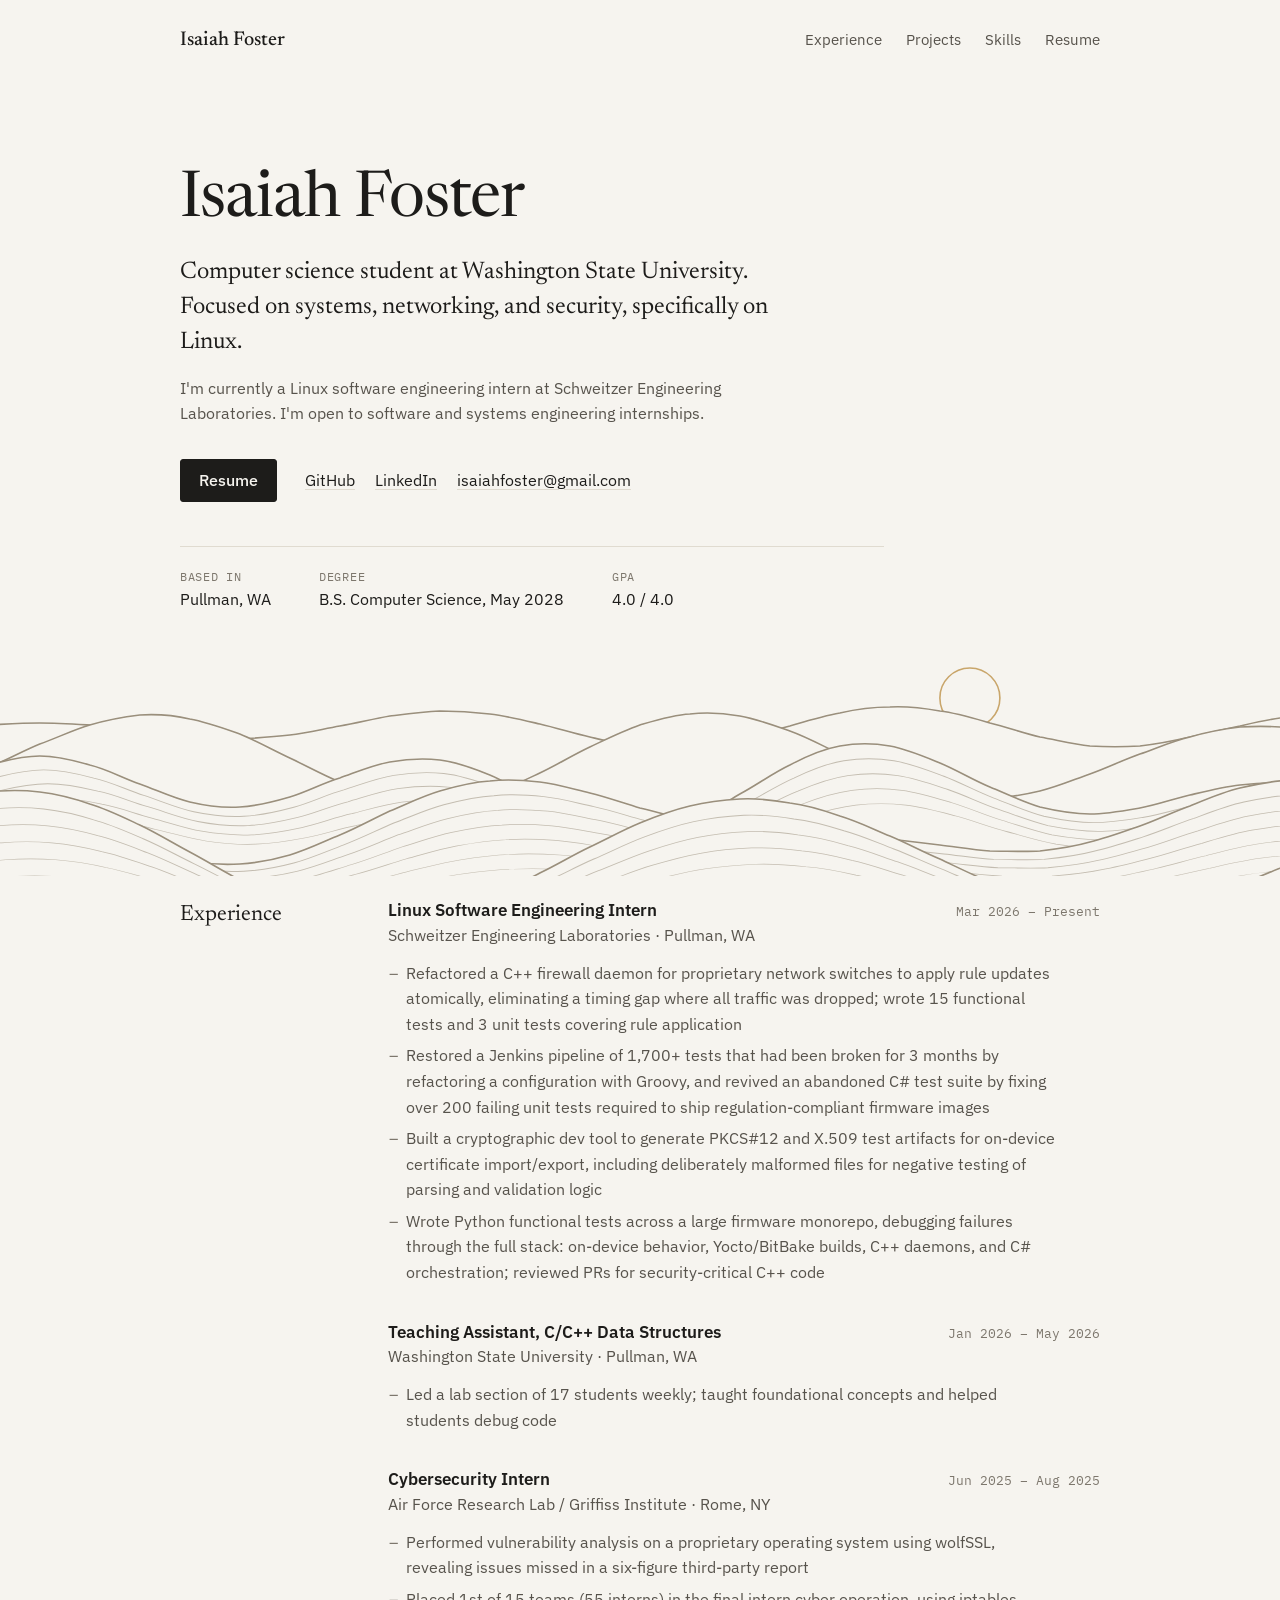
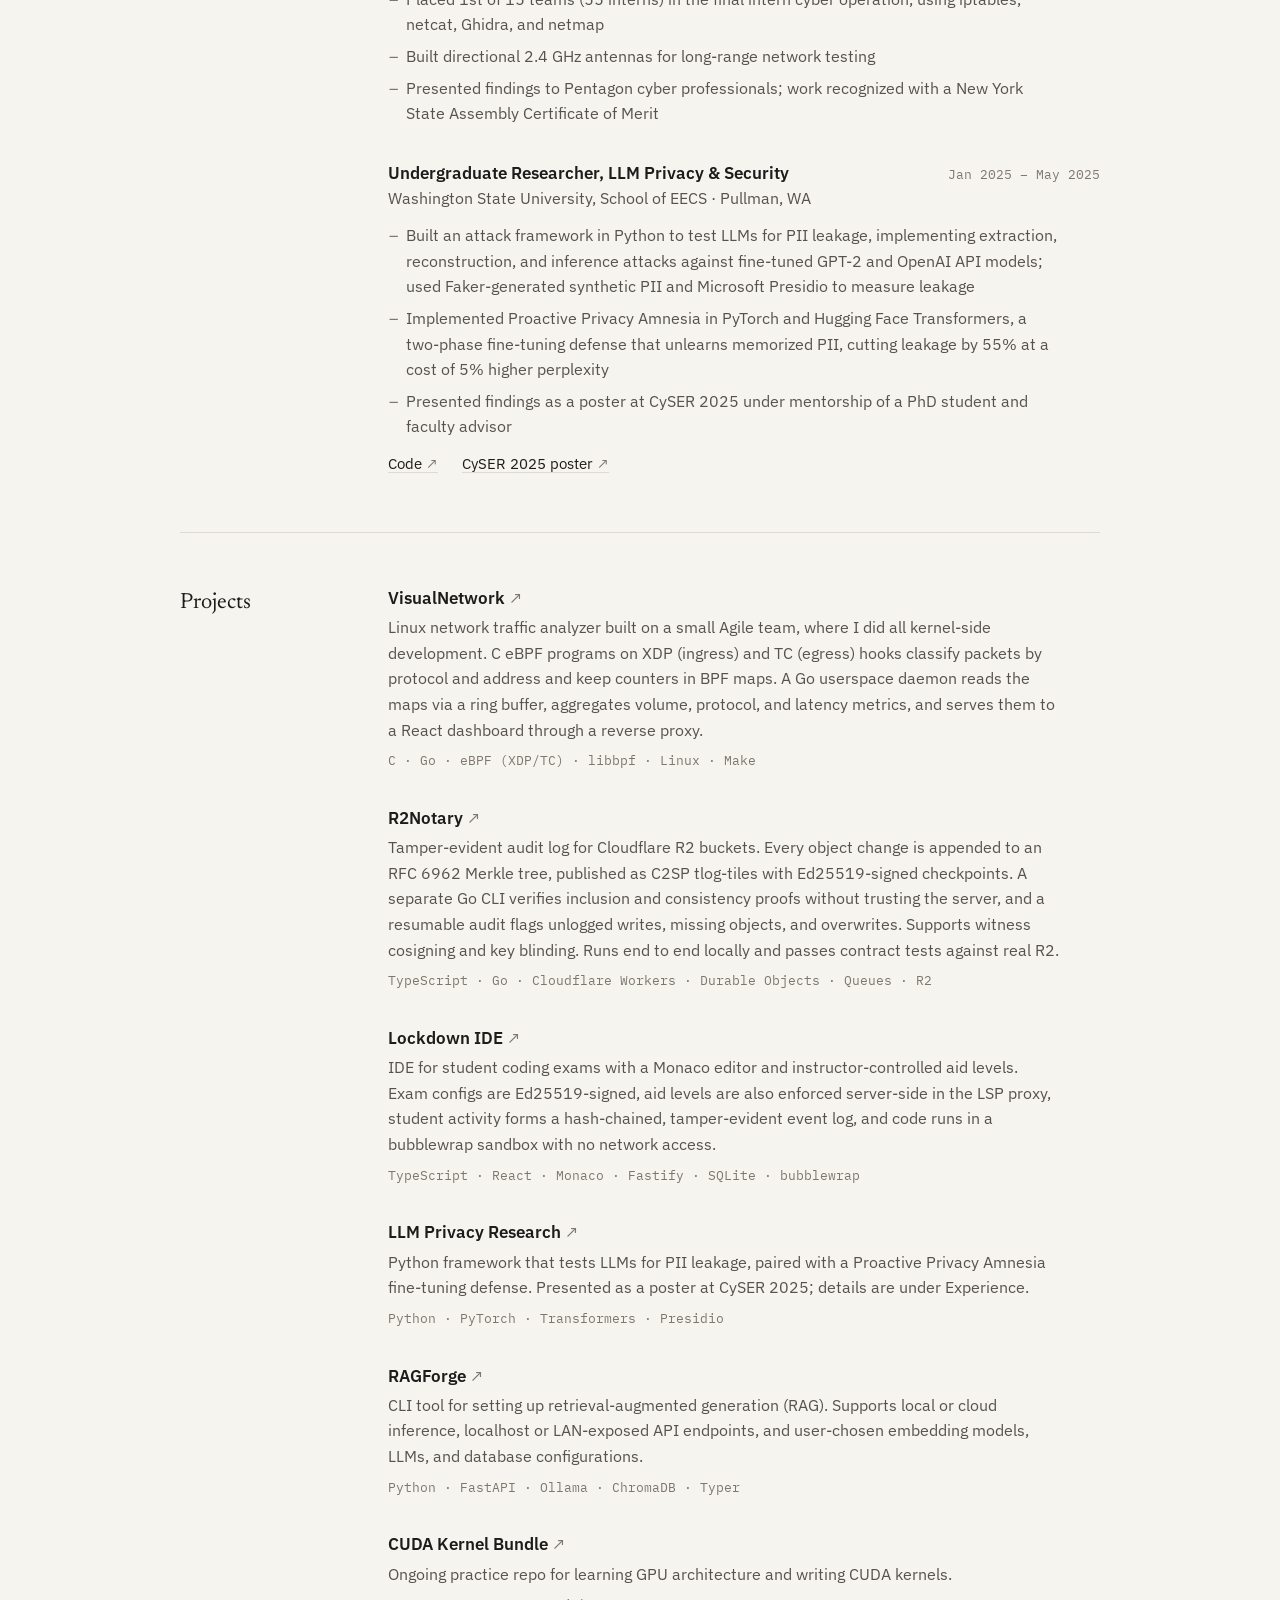
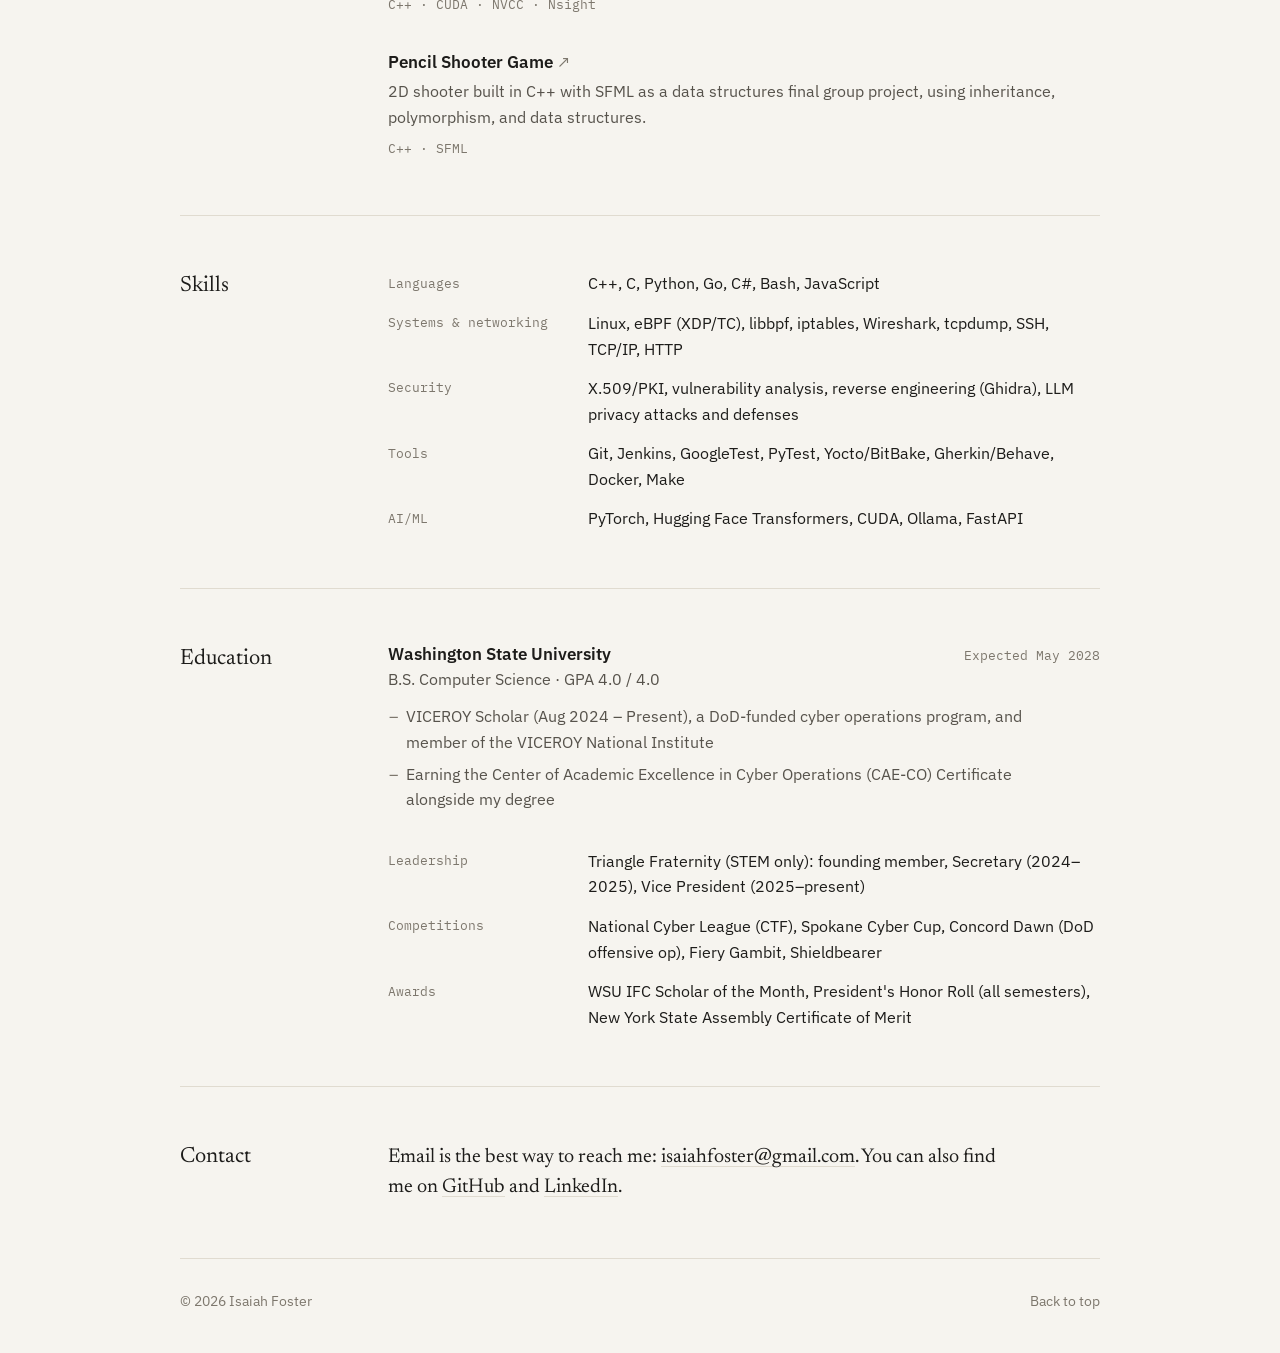
<file: index.html>
<!DOCTYPE html>
<html lang="en">
<head>
    <meta charset="UTF-8">
    <meta name="viewport" content="width=device-width, initial-scale=1.0">
    <title>Isaiah Foster</title>
    <meta name="description" content="Isaiah Foster is a computer science student at Washington State University working on Linux systems, security, and AI/ML research.">
    <link rel="canonical" href="https://isaiah-foster.github.io/">
    <link rel="icon" href="favicon.svg" type="image/svg+xml">
    <meta name="theme-color" content="#f6f4ef" media="(prefers-color-scheme: light)">
    <meta name="theme-color" content="#141412" media="(prefers-color-scheme: dark)">
    <meta property="og:type" content="website">
    <meta property="og:title" content="Isaiah Foster">
    <meta property="og:description" content="Isaiah Foster is a computer science student at Washington State University working on Linux systems, security, and AI/ML research.">
    <meta property="og:url" content="https://isaiah-foster.github.io/">
    <meta property="og:site_name" content="Isaiah Foster">
    <meta name="twitter:card" content="summary">
    <meta name="twitter:title" content="Isaiah Foster">
    <meta name="twitter:description" content="Isaiah Foster is a computer science student at Washington State University working on Linux systems, security, and AI/ML research.">
    <link rel="preconnect" href="https://fonts.googleapis.com">
    <link rel="preconnect" href="https://fonts.gstatic.com" crossorigin>
    <link rel="stylesheet" href="https://fonts.googleapis.com/css2?family=IBM+Plex+Mono:wght@400&family=IBM+Plex+Sans:wght@400;500;600&family=Newsreader:opsz,wght@6..72,400;6..72,500&display=swap">
    <link rel="stylesheet" href="style.css">
</head>
<body>
    <a class="skip-link" href="#main">Skip to content</a>

    <header class="site-header wrap">
        <a href="index.html" class="site-name">Isaiah Foster</a>
        <nav aria-label="Main">
            <ul class="nav-links">
                <li><a href="#experience">Experience</a></li>
                <li><a href="#projects">Projects</a></li>
                <li><a href="#skills">Skills</a></li>
                <li><a href="resume.html">Resume</a></li>
            </ul>
        </nav>
    </header>

    <main id="main">
        <section class="intro wrap" aria-labelledby="intro-title">
            <h1 id="intro-title">Isaiah Foster</h1>
            <p class="intro-lead">
                Computer science student at Washington State University. Focused on systems, networking,
                and security, specifically on Linux.
            </p>
            <p class="intro-body">
                I'm currently a Linux software engineering intern at Schweitzer Engineering Laboratories.
                I'm open to software and systems engineering internships.
            </p>
            <div class="intro-actions">
                <a href="resume.html" class="btn">Resume</a>
                <ul class="link-list">
                    <li><a href="https://github.com/isaiah-foster" target="_blank" rel="noopener noreferrer">GitHub</a></li>
                    <li><a href="https://www.linkedin.com/in/isaiah-foster001" target="_blank" rel="noopener noreferrer">LinkedIn</a></li>
                    <li><a href="mailto:isaiahfoster@gmail.com">isaiahfoster@gmail.com</a></li>
                </ul>
            </div>
            <dl class="facts">
                <div>
                    <dt>Based in</dt>
                    <dd>Pullman, WA</dd>
                </div>
                <div>
                    <dt>Degree</dt>
                    <dd>B.S. Computer Science, May 2028</dd>
                </div>
                <div>
                    <dt>GPA</dt>
                    <dd>4.0 / 4.0</dd>
                </div>
            </dl>
        </section>

        <div class="landscape">
            <img src="palouse.svg" alt="" width="3840" height="240">
        </div>

        <section id="experience" class="section wrap" aria-labelledby="experience-title">
            <h2 id="experience-title">Experience</h2>
            <div class="section-body">
                <article class="entry">
                    <div class="entry-head">
                        <h3>Linux Software Engineering Intern</h3>
                        <p class="date">Mar 2026 – Present</p>
                    </div>
                    <p class="entry-sub">Schweitzer Engineering Laboratories · Pullman, WA</p>
                    <ul class="bullets">
                        <li>Refactored a C++ firewall daemon for proprietary network switches to apply rule updates atomically, eliminating a timing gap where all traffic was dropped; wrote 15 functional tests and 3 unit tests covering rule application</li>
                        <li>Restored a Jenkins pipeline of 1,700+ tests that had been broken for 3 months by refactoring a configuration with Groovy, and revived an abandoned C# test suite by fixing over 200 failing unit tests required to ship regulation-compliant firmware images</li>
                        <li>Built a cryptographic dev tool to generate PKCS#12 and X.509 test artifacts for on-device certificate import/export, including deliberately malformed files for negative testing of parsing and validation logic</li>
                        <li>Wrote Python functional tests across a large firmware monorepo, debugging failures through the full stack: on-device behavior, Yocto/BitBake builds, C++ daemons, and C# orchestration; reviewed PRs for security-critical C++ code</li>
                    </ul>
                </article>

                <article class="entry">
                    <div class="entry-head">
                        <h3>Teaching Assistant, C/C++ Data Structures</h3>
                        <p class="date">Jan 2026 – May 2026</p>
                    </div>
                    <p class="entry-sub">Washington State University · Pullman, WA</p>
                    <ul class="bullets">
                        <li>Led a lab section of 17 students weekly; taught foundational concepts and helped students debug code</li>
                    </ul>
                </article>

                <article class="entry">
                    <div class="entry-head">
                        <h3>Cybersecurity Intern</h3>
                        <p class="date">Jun 2025 – Aug 2025</p>
                    </div>
                    <p class="entry-sub">Air Force Research Lab / Griffiss Institute · Rome, NY</p>
                    <ul class="bullets">
                        <li>Performed vulnerability analysis on a proprietary operating system using wolfSSL, revealing issues missed in a six-figure third-party report</li>
                        <li>Placed 1st of 15 teams (55 interns) in the final intern cyber operation, using iptables, netcat, Ghidra, and netmap</li>
                        <li>Built directional 2.4 GHz antennas for long-range network testing</li>
                        <li>Presented findings to Pentagon cyber professionals; work recognized with a New York State Assembly Certificate of Merit</li>
                    </ul>
                </article>

                <article class="entry">
                    <div class="entry-head">
                        <h3>Undergraduate Researcher, LLM Privacy &amp; Security</h3>
                        <p class="date">Jan 2025 – May 2025</p>
                    </div>
                    <p class="entry-sub">Washington State University, School of EECS · Pullman, WA</p>
                    <ul class="bullets">
                        <li>Built an attack framework in Python to test LLMs for PII leakage, implementing extraction, reconstruction, and inference attacks against fine-tuned GPT-2 and OpenAI API models; used Faker-generated synthetic PII and Microsoft Presidio to measure leakage</li>
                        <li>Implemented Proactive Privacy Amnesia in PyTorch and Hugging Face Transformers, a two-phase fine-tuning defense that unlearns memorized PII, cutting leakage by 55% at a cost of 5% higher perplexity</li>
                        <li>Presented findings as a poster at CySER 2025 under mentorship of a PhD student and faculty advisor</li>
                    </ul>
                    <ul class="entry-links">
                        <li><a href="https://github.com/isaiah-foster/LLM-defense-research-project" target="_blank" rel="noopener noreferrer">Code<span class="sr-only"> for the LLM privacy research</span> <span aria-hidden="true">↗</span></a></li>
                        <li><a href="https://github.com/isaiah-foster/LLM-defense-research-project/blob/ChatUI/GPT2-Testing/Misc/CySER_poster_2025.jpg" target="_blank" rel="noopener noreferrer">CySER 2025 poster <span aria-hidden="true">↗</span></a></li>
                    </ul>
                </article>
            </div>
        </section>

        <section id="projects" class="section wrap" aria-labelledby="projects-title">
            <h2 id="projects-title">Projects</h2>
            <div class="section-body">
                <article class="entry">
                    <h3><a href="https://github.com/isaiah-foster/Visual-Network" target="_blank" rel="noopener noreferrer">VisualNetwork <span aria-hidden="true">↗</span></a></h3>
                    <p>
                        Linux network traffic analyzer built on a small Agile team, where I did all kernel-side development.
                        C eBPF programs on XDP (ingress) and TC (egress) hooks classify packets by protocol and address
                        and keep counters in BPF maps. A Go userspace daemon reads the maps via a ring buffer, aggregates
                        volume, protocol, and latency metrics, and serves them to a React dashboard through a reverse proxy.
                    </p>
                    <p class="tech"><span class="sr-only">Built with: </span>C · Go · eBPF (XDP/TC) · libbpf · Linux · Make</p>
                </article>

                <article class="entry">
                    <h3><a href="https://github.com/isaiah-foster/R2Notary" target="_blank" rel="noopener noreferrer">R2Notary <span aria-hidden="true">↗</span></a></h3>
                    <p>
                        Tamper-evident audit log for Cloudflare R2 buckets. Every object change is appended to an RFC 6962
                        Merkle tree, published as C2SP tlog-tiles with Ed25519-signed checkpoints. A separate Go CLI verifies
                        inclusion and consistency proofs without trusting the server, and a resumable audit flags unlogged
                        writes, missing objects, and overwrites. Supports witness cosigning and key blinding. Runs end to end
                        locally and passes contract tests against real R2.
                    </p>
                    <p class="tech"><span class="sr-only">Built with: </span>TypeScript · Go · Cloudflare Workers · Durable Objects · Queues · R2</p>
                </article>

                <article class="entry">
                    <h3><a href="https://github.com/isaiah-foster/lockdown-ide" target="_blank" rel="noopener noreferrer">Lockdown IDE <span aria-hidden="true">↗</span></a></h3>
                    <p>
                        IDE for student coding exams with a Monaco editor and instructor-controlled aid levels. Exam configs are
                        Ed25519-signed, aid levels are also enforced server-side in the LSP proxy, student activity forms a
                        hash-chained, tamper-evident event log, and code runs in a bubblewrap sandbox with no network access.
                    </p>
                    <p class="tech"><span class="sr-only">Built with: </span>TypeScript · React · Monaco · Fastify · SQLite · bubblewrap</p>
                </article>

                <article class="entry">
                    <h3><a href="https://github.com/isaiah-foster/LLM-defense-research-project" target="_blank" rel="noopener noreferrer">LLM Privacy Research <span aria-hidden="true">↗</span></a></h3>
                    <p>
                        Python framework that tests LLMs for PII leakage, paired with a Proactive Privacy Amnesia fine-tuning
                        defense. Presented as a poster at CySER 2025; details are under Experience.
                    </p>
                    <p class="tech"><span class="sr-only">Built with: </span>Python · PyTorch · Transformers · Presidio</p>
                </article>

                <article class="entry">
                    <h3><a href="https://github.com/isaiah-foster/RAGForge" target="_blank" rel="noopener noreferrer">RAGForge <span aria-hidden="true">↗</span></a></h3>
                    <p>
                        CLI tool for setting up retrieval-augmented generation (RAG). Supports local or cloud inference,
                        localhost or LAN-exposed API endpoints, and user-chosen embedding models, LLMs, and database configurations.
                    </p>
                    <p class="tech"><span class="sr-only">Built with: </span>Python · FastAPI · Ollama · ChromaDB · Typer</p>
                </article>

                <article class="entry">
                    <h3><a href="https://github.com/isaiah-foster/CUDA-Kernel-Bundle" target="_blank" rel="noopener noreferrer">CUDA Kernel Bundle <span aria-hidden="true">↗</span></a></h3>
                    <p>Ongoing practice repo for learning GPU architecture and writing CUDA kernels.</p>
                    <p class="tech"><span class="sr-only">Built with: </span>C++ · CUDA · NVCC · Nsight</p>
                </article>

                <article class="entry">
                    <h3><a href="https://github.com/isaiah-foster/Pencil-Shooter-Game" target="_blank" rel="noopener noreferrer">Pencil Shooter Game <span aria-hidden="true">↗</span></a></h3>
                    <p>
                        2D shooter built in C++ with SFML as a data structures final group project, using inheritance,
                        polymorphism, and data structures.
                    </p>
                    <p class="tech"><span class="sr-only">Built with: </span>C++ · SFML</p>
                </article>
            </div>
        </section>

        <section id="skills" class="section wrap" aria-labelledby="skills-title">
            <h2 id="skills-title">Skills</h2>
            <div class="section-body">
                <dl class="skills">
                    <div>
                        <dt>Languages</dt>
                        <dd>C++, C, Python, Go, C#, Bash, JavaScript</dd>
                    </div>
                    <div>
                        <dt>Systems &amp; networking</dt>
                        <dd>Linux, eBPF (XDP/TC), libbpf, iptables, Wireshark, tcpdump, SSH, TCP/IP, HTTP</dd>
                    </div>
                    <div>
                        <dt>Security</dt>
                        <dd>X.509/PKI, vulnerability analysis, reverse engineering (Ghidra), LLM privacy attacks and defenses</dd>
                    </div>
                    <div>
                        <dt>Tools</dt>
                        <dd>Git, Jenkins, GoogleTest, PyTest, Yocto/BitBake, Gherkin/Behave, Docker, Make</dd>
                    </div>
                    <div>
                        <dt>AI/ML</dt>
                        <dd>PyTorch, Hugging Face Transformers, CUDA, Ollama, FastAPI</dd>
                    </div>
                </dl>
            </div>
        </section>

        <section id="education" class="section wrap" aria-labelledby="education-title">
            <h2 id="education-title">Education</h2>
            <div class="section-body">
                <article class="entry">
                    <div class="entry-head">
                        <h3>Washington State University</h3>
                        <p class="date">Expected May 2028</p>
                    </div>
                    <p class="entry-sub">B.S. Computer Science · GPA 4.0 / 4.0</p>
                    <ul class="bullets">
                        <li>VICEROY Scholar (Aug 2024 – Present), a DoD-funded cyber operations program, and member of the VICEROY National Institute</li>
                        <li>Earning the Center of Academic Excellence in Cyber Operations (CAE-CO) Certificate alongside my degree</li>
                    </ul>
                </article>

                <dl class="skills">
                    <div>
                        <dt>Leadership</dt>
                        <dd>Triangle Fraternity (STEM only): founding member, Secretary (2024–2025), Vice President (2025–present)</dd>
                    </div>
                    <div>
                        <dt>Competitions</dt>
                        <dd>National Cyber League (CTF), Spokane Cyber Cup, Concord Dawn (DoD offensive op), Fiery Gambit, Shieldbearer</dd>
                    </div>
                    <div>
                        <dt>Awards</dt>
                        <dd>WSU IFC Scholar of the Month, President's Honor Roll (all semesters), New York State Assembly Certificate of Merit</dd>
                    </div>
                </dl>
            </div>
        </section>

        <section id="contact" class="section wrap" aria-labelledby="contact-title">
            <h2 id="contact-title">Contact</h2>
            <div class="section-body">
                <p class="contact-line">
                    Email is the best way to reach me:
                    <a href="mailto:isaiahfoster@gmail.com">isaiahfoster@gmail.com</a>.
                    You can also find me on
                    <a href="https://github.com/isaiah-foster" target="_blank" rel="noopener noreferrer">GitHub</a> and
                    <a href="https://www.linkedin.com/in/isaiah-foster001" target="_blank" rel="noopener noreferrer">LinkedIn</a>.
                </p>
            </div>
        </section>
    </main>

    <footer class="site-footer wrap">
        <p>&copy; 2026 Isaiah Foster</p>
        <p><a href="#main">Back to top</a></p>
    </footer>
</body>
</html>
</file>
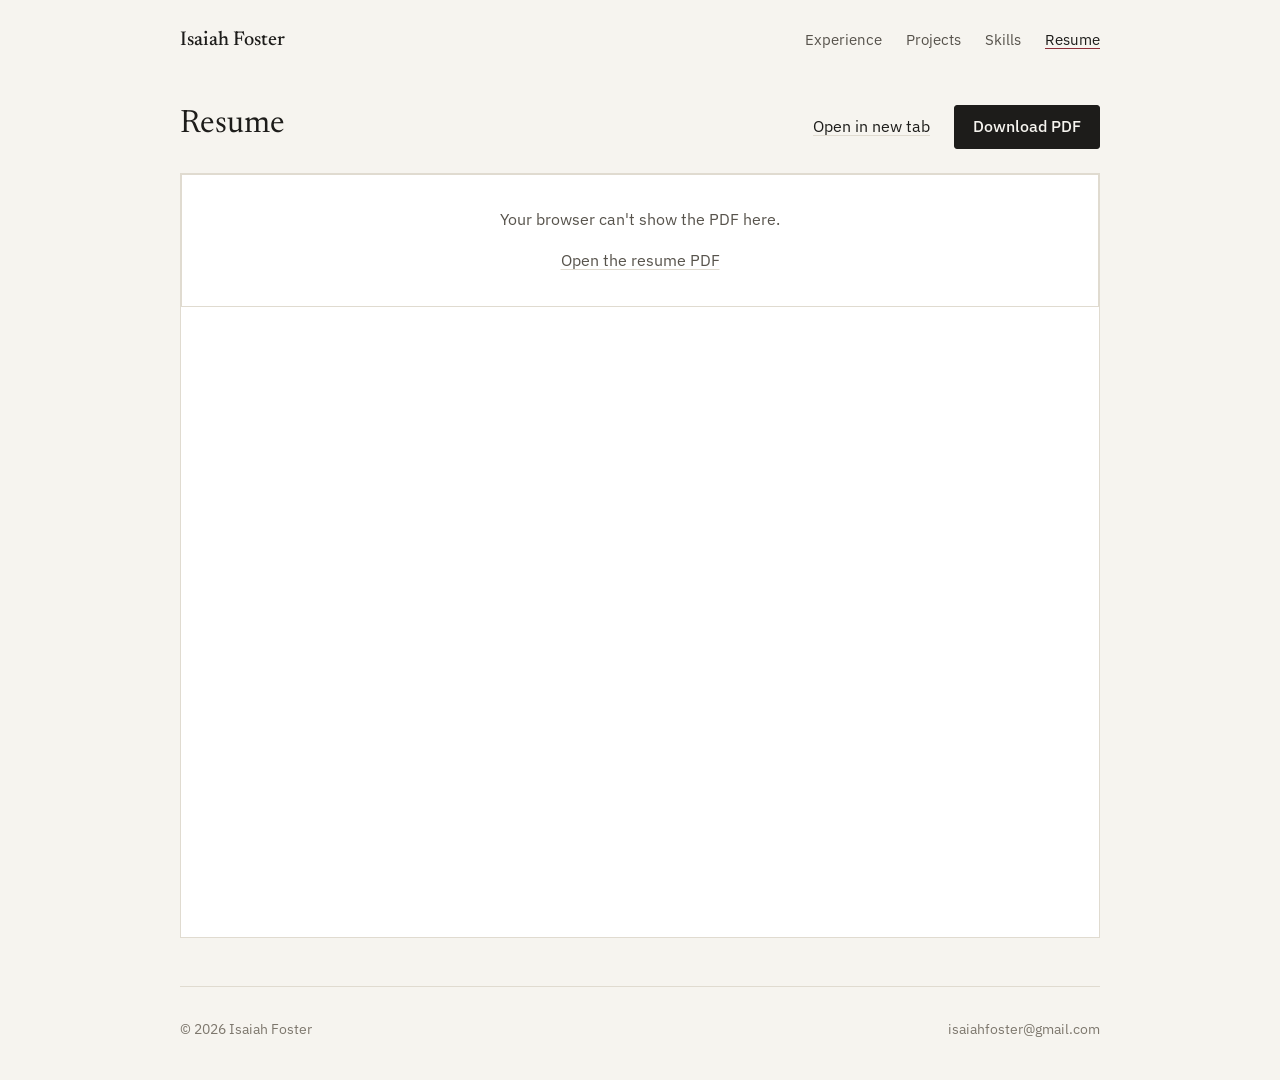
<file: resume.html>
<!DOCTYPE html>
<html lang="en">
<head>
    <meta charset="UTF-8">
    <meta name="viewport" content="width=device-width, initial-scale=1.0">
    <title>Resume | Isaiah Foster</title>
    <meta name="description" content="Resume of Isaiah Foster, a computer science student at Washington State University focused on Linux systems, security, and AI/ML research.">
    <link rel="canonical" href="https://isaiah-foster.github.io/resume.html">
    <link rel="icon" href="favicon.svg" type="image/svg+xml">
    <meta name="theme-color" content="#f6f4ef" media="(prefers-color-scheme: light)">
    <meta name="theme-color" content="#141412" media="(prefers-color-scheme: dark)">
    <meta property="og:type" content="website">
    <meta property="og:title" content="Resume | Isaiah Foster">
    <meta property="og:description" content="Resume of Isaiah Foster, a computer science student at Washington State University focused on Linux systems, security, and AI/ML research.">
    <meta property="og:url" content="https://isaiah-foster.github.io/resume.html">
    <meta property="og:site_name" content="Isaiah Foster">
    <meta name="twitter:card" content="summary">
    <meta name="twitter:title" content="Resume | Isaiah Foster">
    <meta name="twitter:description" content="Resume of Isaiah Foster, a computer science student at Washington State University focused on Linux systems, security, and AI/ML research.">
    <link rel="preconnect" href="https://fonts.googleapis.com">
    <link rel="preconnect" href="https://fonts.gstatic.com" crossorigin>
    <link rel="stylesheet" href="https://fonts.googleapis.com/css2?family=IBM+Plex+Mono:wght@400&family=IBM+Plex+Sans:wght@400;500;600&family=Newsreader:opsz,wght@6..72,400;6..72,500&display=swap">
    <link rel="stylesheet" href="style.css">
</head>
<body>
    <a class="skip-link" href="#main">Skip to content</a>

    <header class="site-header wrap">
        <a href="index.html" class="site-name">Isaiah Foster</a>
        <nav aria-label="Main">
            <ul class="nav-links">
                <li><a href="index.html#experience">Experience</a></li>
                <li><a href="index.html#projects">Projects</a></li>
                <li><a href="index.html#skills">Skills</a></li>
                <li><a href="resume.html" aria-current="page">Resume</a></li>
            </ul>
        </nav>
    </header>

    <main id="main" class="resume-main wrap">
        <div class="resume-bar">
            <h1>Resume</h1>
            <div class="resume-actions">
                <a href="resume.pdf" target="_blank" rel="noopener noreferrer" class="resume-new-tab">Open in new tab</a>
                <a href="resume.pdf" class="btn" download="Isaiah-Foster-Resume.pdf">Download PDF</a>
            </div>
        </div>
        <object class="resume-embed" data="resume.pdf" type="application/pdf" aria-label="Isaiah Foster's resume (PDF)">
            <div class="resume-fallback">
                <p>Your browser can't show the PDF here.</p>
                <p><a href="resume.pdf">Open the resume PDF</a></p>
            </div>
        </object>
        <div class="resume-fallback resume-mobile">
            <p>PDFs don't preview well on small screens.</p>
            <p><a href="resume.pdf" target="_blank" rel="noopener noreferrer" class="btn btn-secondary">Open resume PDF</a></p>
        </div>
    </main>

    <footer class="site-footer wrap">
        <p>&copy; 2026 Isaiah Foster</p>
        <p><a href="mailto:isaiahfoster@gmail.com">isaiahfoster@gmail.com</a></p>
    </footer>
</body>
</html>
</file>
<file: style.css>
/* Isaiah Foster — site styles. Plain CSS, no build step. */

:root {
    --bg: #f6f4ef;
    --text: #1d1c1a;
    --text-muted: #57534c;
    --text-subtle: #7d776d;
    --rule: #e0dbd0;
    --accent: #8c2f39;
    --font-serif: 'Newsreader', Georgia, 'Times New Roman', serif;
    --font-sans: 'IBM Plex Sans', system-ui, -apple-system, 'Segoe UI', Roboto, Helvetica, Arial, sans-serif;
    --font-mono: 'IBM Plex Mono', ui-monospace, SFMono-Regular, Menlo, Consolas, monospace;
    --gutter: 1.25rem;
    color-scheme: light dark;
}

@media (prefers-color-scheme: dark) {
    :root {
        --bg: #141412;
        --text: #ebe8e2;
        --text-muted: #b5afa5;
        --text-subtle: #8c867b;
        --rule: #2d2b27;
        --accent: #e59aa3;
    }
}

/* ---------- Reset ---------- */

*, *::before, *::after {
    box-sizing: border-box;
}

html {
    -webkit-text-size-adjust: 100%;
}

body {
    margin: 0;
    background: var(--bg);
    color: var(--text);
    font-family: var(--font-sans);
    font-size: 1rem;
    line-height: 1.6;
}

h1, h2, h3, p, ul, dl, dd {
    margin: 0;
}

h1, h2, h3 {
    line-height: 1.25;
}

img {
    display: block;
    max-width: 100%;
    height: auto;
}

a {
    color: inherit;
    text-decoration: underline;
    text-decoration-color: var(--rule);
    text-decoration-thickness: 1px;
    text-underline-offset: 0.2em;
    transition: color 0.15s ease, text-decoration-color 0.15s ease;
}

a:hover {
    color: var(--accent);
    text-decoration-color: currentColor;
}

:focus-visible {
    outline: 2px solid var(--accent);
    outline-offset: 3px;
    border-radius: 2px;
}

[id] {
    scroll-margin-top: 1.5rem;
}

.sr-only {
    position: absolute;
    width: 1px;
    height: 1px;
    padding: 0;
    margin: -1px;
    overflow: hidden;
    clip: rect(0, 0, 0, 0);
    white-space: nowrap;
    border: 0;
}

.skip-link {
    position: absolute;
    top: -100px;
    left: 1rem;
    z-index: 100;
    padding: 0.5rem 1rem;
    background: var(--text);
    color: var(--bg);
    font-weight: 500;
}

.skip-link:focus {
    top: 1rem;
}

/* ---------- Shared pieces ---------- */

.wrap {
    max-width: 60rem;
    margin-inline: auto;
    padding-inline: var(--gutter);
}

.btn {
    display: inline-block;
    padding: 0.5rem 1.125rem;
    border: 1px solid var(--text);
    border-radius: 3px;
    background: var(--text);
    color: var(--bg);
    font-weight: 500;
    text-decoration: none;
    transition: background-color 0.15s ease, color 0.15s ease;
}

.btn:hover {
    background: transparent;
    color: var(--text);
}

.btn-secondary {
    background: transparent;
    color: var(--text);
}

.btn-secondary:hover {
    background: var(--text);
    color: var(--bg);
}

.link-list {
    display: flex;
    flex-wrap: wrap;
    gap: 0.25rem 1.25rem;
    padding: 0;
    list-style: none;
}

/* ---------- Header ---------- */

.site-header {
    display: flex;
    flex-wrap: wrap;
    align-items: baseline;
    justify-content: space-between;
    gap: 0.5rem 2rem;
    padding-block: 1.5rem;
}

.site-name {
    font-family: var(--font-serif);
    font-size: 1.25rem;
    font-weight: 500;
    text-decoration: none;
}

.nav-links {
    display: flex;
    flex-wrap: wrap;
    gap: 0.25rem 1.5rem;
    padding: 0;
    list-style: none;
    font-size: 0.9375rem;
}

.nav-links a {
    color: var(--text-muted);
    text-decoration: none;
}

.nav-links a:hover,
.nav-links a[aria-current="page"] {
    color: var(--text);
}

.nav-links a[aria-current="page"] {
    text-decoration: underline;
    text-decoration-color: var(--accent);
}

/* ---------- Intro ---------- */

.intro {
    padding-top: clamp(2.5rem, 8vw, 5.5rem);
}

.intro h1 {
    font-family: var(--font-serif);
    font-size: clamp(2.75rem, 7vw, 4rem);
    font-weight: 400;
    letter-spacing: -0.015em;
    line-height: 1.05;
}

.intro-lead {
    max-width: 38rem;
    margin-top: 1.25rem;
    font-family: var(--font-serif);
    font-size: clamp(1.25rem, 2.6vw, 1.5rem);
    line-height: 1.45;
}

.intro-body {
    max-width: 38rem;
    margin-top: 1rem;
    color: var(--text-muted);
}

.intro-actions {
    display: flex;
    flex-wrap: wrap;
    align-items: center;
    gap: 1rem 1.75rem;
    margin-top: 2rem;
}

.facts {
    display: grid;
    gap: 1rem;
    max-width: 44rem;
    margin-top: 2.75rem;
    padding-top: 1.25rem;
    border-top: 1px solid var(--rule);
}

.facts dt,
.date,
.skills dt {
    font-family: var(--font-mono);
    font-size: 0.8125rem;
    color: var(--text-subtle);
}

.facts dt {
    text-transform: uppercase;
    letter-spacing: 0.06em;
    font-size: 0.75rem;
}

@media (min-width: 640px) {
    .facts {
        grid-template-columns: repeat(3, auto);
        justify-content: start;
        column-gap: 3rem;
    }
}

/* ---------- Landscape art ---------- */

.landscape {
    margin-top: 1.5rem;
    overflow: hidden;
}

.landscape img {
    width: 100%;
    /* The art is 16:1, so past 3840px it grows rather than losing its top. */
    height: clamp(110px, 20vw, max(240px, 100vw / 16));
    object-fit: cover;
    object-position: center bottom;
}

/* ---------- Sections ---------- */

.section {
    display: grid;
    gap: 1.25rem;
    padding-block: 3rem;
    /* A top rule that lines up with the content, not the padded box. */
    background: linear-gradient(var(--rule), var(--rule)) center top / calc(100% - 2 * var(--gutter)) 1px no-repeat;
}

.landscape + .section {
    background: none;
    padding-top: 1.5rem;
}

.section h2 {
    font-family: var(--font-serif);
    font-size: 1.625rem;
    font-weight: 400;
}

.section-body {
    display: grid;
    gap: 2.25rem;
    min-width: 0;
}

@media (min-width: 860px) {
    .section {
        grid-template-columns: 11rem 1fr;
        gap: 2rem;
        padding-block: 3.5rem;
    }

    .section h2 {
        font-size: 1.375rem;
        padding-top: 0.125rem;
    }
}

/* ---------- Entries (jobs, projects, education) ---------- */

.entry h3 {
    font-size: 1.0625rem;
    font-weight: 600;
}

.entry h3 a {
    text-decoration: none;
}

.entry h3 a:hover {
    text-decoration: underline;
}

.entry h3 [aria-hidden="true"],
.entry-links [aria-hidden="true"] {
    color: var(--text-subtle);
    font-weight: 400;
}

.entry-head {
    display: flex;
    flex-wrap: wrap;
    align-items: baseline;
    justify-content: space-between;
    gap: 0.125rem 1.5rem;
}

.date {
    flex-shrink: 0;
}

.entry-sub {
    color: var(--text-muted);
}

.entry > p:not(.entry-sub):not(.tech) {
    margin-top: 0.375rem;
    color: var(--text-muted);
    max-width: 42rem;
}

.tech {
    margin-top: 0.5rem;
    font-family: var(--font-mono);
    font-size: 0.8125rem;
    color: var(--text-subtle);
}

.bullets {
    display: grid;
    gap: 0.375rem;
    max-width: 42rem;
    margin-top: 0.75rem;
    padding-left: 1.125rem;
    list-style-type: '–  ';
    color: var(--text-muted);
}

.bullets li::marker {
    color: var(--text-subtle);
}

.entry-links {
    display: flex;
    flex-wrap: wrap;
    gap: 0.25rem 1.5rem;
    margin-top: 0.75rem;
    padding: 0;
    list-style: none;
    font-size: 0.9375rem;
}

/* ---------- Skills & activities ---------- */

.skills {
    display: grid;
    gap: 0.875rem;
}

.skills dt {
    padding-top: 0.15rem;
}

@media (min-width: 640px) {
    .skills > div {
        display: grid;
        grid-template-columns: 11rem 1fr;
        gap: 1.5rem;
    }
}

.contact-line {
    max-width: 38rem;
    font-family: var(--font-serif);
    font-size: 1.25rem;
    line-height: 1.5;
}

/* ---------- Footer ---------- */

.site-footer {
    display: flex;
    flex-wrap: wrap;
    justify-content: space-between;
    gap: 0.5rem 2rem;
    padding-block: 2rem 2.5rem;
    background: linear-gradient(var(--rule), var(--rule)) center top / calc(100% - 2 * var(--gutter)) 1px no-repeat;
    color: var(--text-subtle);
    font-size: 0.875rem;
}

.site-footer a {
    text-decoration: none;
}

/* ---------- Resume page ---------- */

.resume-main {
    padding-block: 1.5rem 3rem;
}

.resume-bar {
    display: flex;
    flex-wrap: wrap;
    align-items: baseline;
    justify-content: space-between;
    gap: 1rem;
    margin-bottom: 1.5rem;
}

.resume-bar h1 {
    font-family: var(--font-serif);
    font-size: 2rem;
    font-weight: 400;
}

.resume-actions {
    display: flex;
    flex-wrap: wrap;
    align-items: center;
    gap: 1rem 1.5rem;
}

.resume-embed {
    display: block;
    width: 100%;
    aspect-ratio: 8.5 / 11;
    max-height: 85vh;
    min-height: 32rem;
    border: 1px solid var(--rule);
    background: #fff;
}

.resume-fallback {
    padding: 2rem 1.5rem;
    border: 1px solid var(--rule);
    color: var(--text-muted);
    text-align: center;
}

.resume-fallback p + p {
    margin-top: 1rem;
}

.resume-mobile {
    display: none;
}

@media (max-width: 639px) {
    .resume-embed,
    .resume-new-tab {
        display: none;
    }

    .resume-mobile {
        display: block;
    }
}

/* ---------- Motion ---------- */

@media (prefers-reduced-motion: no-preference) {
    html {
        scroll-behavior: smooth;
    }
}
</file>
